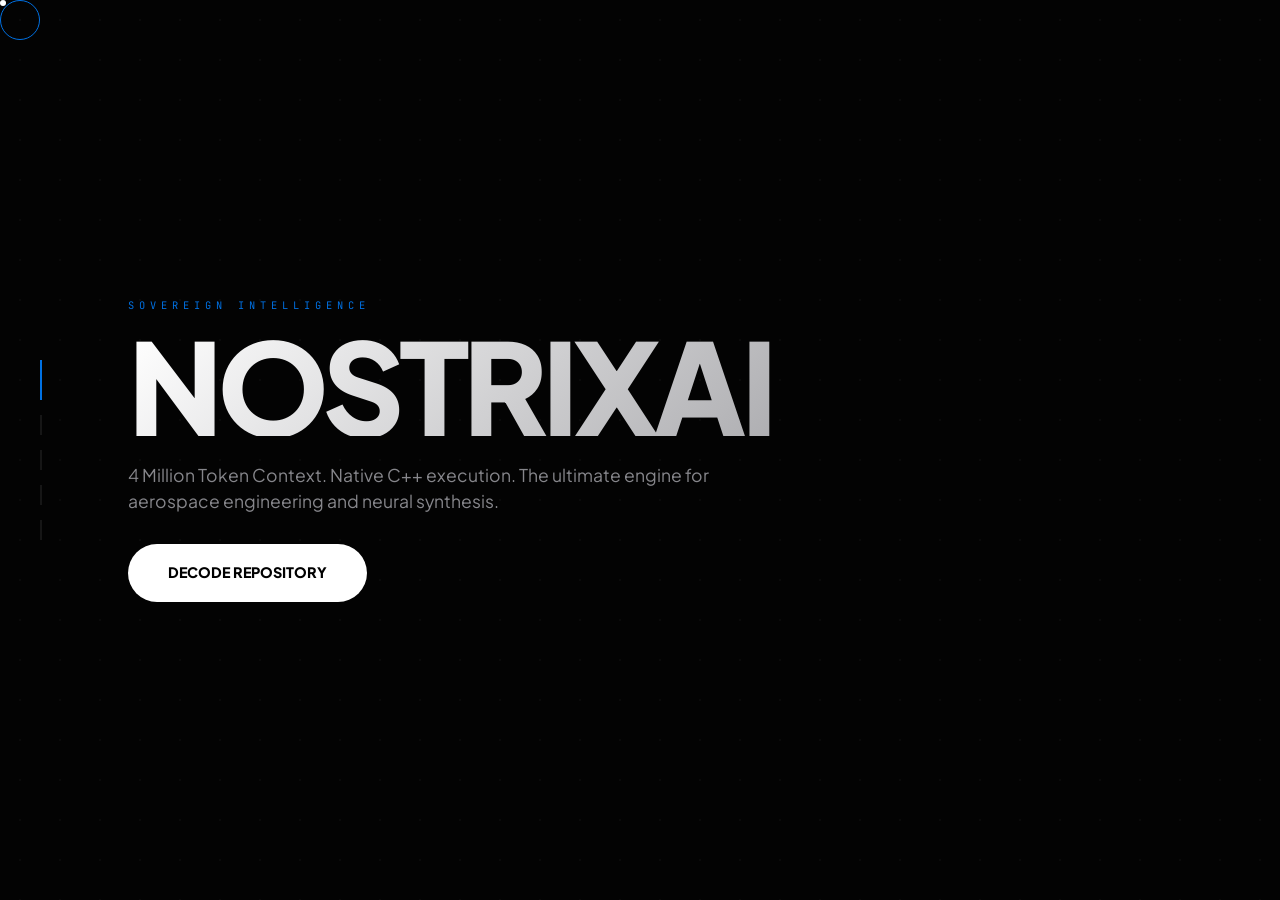
<file: index.html>
<!DOCTYPE html>
<html lang="en">
<head>
    <meta charset="UTF-8">
    <meta name="viewport" content="width=device-width, initial-scale=1.0">
    
    <title>NOSTRIXAI | Sovereign Engineering | Ashwin K</title>
    <meta name="description" content="Official home of NOSTRIXAI. Engineered by Ashwin K. Featuring the NNRM3 4-million token context engine. Unrestricted, native, and sovereign intelligence.">
    <meta name="keywords" content="Nostrix, NostrixAI, Ashwin K, Sovereign AI, 4M Token Context, NNRM3, Aerospace AI, Neural Network Mining">
    <link rel="canonical" href="https://your-domain.com" />

    <script type="application/ld+json">
    {
      "@context": "https://schema.org",
      "@type": "Organization",
      "name": "NOSTRIXAI",
      "url": "https://your-domain.com",
      "founder": {
        "@type": "Person",
        "name": "Ashwin K",
        "jobTitle": "Founder & Chief Engineer"
      },
      "description": "NOSTRIXAI: 4 Million Token Context Intelligence. Native, Unrestricted, and Sovereign Engineering.",
      "sameAs": [
        "https://github.com/ashwinjrtamil-gif/Nostrix"
      ]
    }
    </script>

    <link href="https://fonts.googleapis.com/css2?family=Plus+Jakarta+Sans:wght@300;400;700;800&family=JetBrains+Mono:wght@400;700&display=swap" rel="stylesheet">
    
    <style>
        :root {
            --bg: #030303; --text: #ffffff; --dim: #86868b;
            --blue: #0071e3; --red: #ff3b30;
            --grad: linear-gradient(135deg, #fff 0%, #86868b 100%);
            --glass: rgba(255, 255, 255, 0.03);
            --border: rgba(255, 255, 255, 0.08);
        }

        * { margin: 0; padding: 0; box-sizing: border-box; cursor: none; }
        body { background: var(--bg); color: var(--text); font-family: 'Plus Jakarta Sans', sans-serif; overflow: hidden; line-height: 1.5; }

        /* NEURAL GRID BACKGROUND */
        #canvas-bg { position: fixed; inset: 0; z-index: -1; opacity: 0.4; background-image: radial-gradient(var(--border) 1px, transparent 1px); background-size: 40px 40px; }

        /* MOUSE ENGINE */
        #cursor { width: 6px; height: 6px; background: #fff; border-radius: 50%; position: fixed; pointer-events: none; z-index: 10000; }
        #aura { width: 40px; height: 40px; border: 1px solid var(--blue); border-radius: 50%; position: fixed; pointer-events: none; z-index: 9999; transition: 0.15s cubic-bezier(0.175, 0.885, 0.32, 1.275); }

        /* SHUTTER SYSTEM */
        #shutter { position: fixed; inset: 0; background: #000; z-index: 9998; display: flex; align-items: center; justify-content: center; opacity: 0; pointer-events: none; transition: 0.4s ease; }
        #shutter-text { font-family: 'JetBrains Mono'; font-size: 0.8rem; letter-spacing: 15px; color: var(--blue); text-transform: uppercase; }

        /* PAGE ENGINE */
        .page-container { height: 100vh; overflow-y: scroll; scroll-snap-type: y mandatory; scrollbar-width: none; }
        .page-container::-webkit-scrollbar { display: none; }
        section { height: 100vh; width: 100%; scroll-snap-align: start; display: flex; align-items: center; justify-content: center; padding: 0 10%; position: relative; }

        .content { opacity: 0; transform: scale(0.98) translateY(30px); transition: 1s cubic-bezier(0.16, 1, 0.3, 1); width: 100%; }
        .active .content { opacity: 1; transform: scale(1) translateY(0); }

        /* TYPOGRAPHY */
        .mono-tag { font-family: 'JetBrains Mono'; color: var(--blue); font-size: 0.65rem; letter-spacing: 5px; text-transform: uppercase; margin-bottom: 20px; display: block; }
        .big-h { font-size: clamp(3.5rem, 10vw, 8rem); font-weight: 800; letter-spacing: -0.05em; line-height: 0.8; margin-bottom: 0.2em; }
        .grad-t { background: var(--grad); -webkit-background-clip: text; -webkit-text-fill-color: transparent; }
        .para { font-size: 1.1rem; color: var(--dim); max-width: 600px; }

        /* CARDS */
        .spec-grid { display: grid; grid-template-columns: repeat(auto-fit, minmax(280px, 1fr)); gap: 20px; width: 100%; margin-top: 40px; }
        .spec-box { background: var(--glass); border: 1px solid var(--border); padding: 40px; border-radius: 24px; transition: 0.4s; }
        .spec-box:hover { border-color: var(--blue); background: rgba(0, 113, 227, 0.05); }
        .spec-box h3 { font-size: 2rem; font-weight: 800; margin-bottom: 10px; }

        /* NAV RAIL */
        .nav-rail { position: fixed; left: 40px; top: 50%; transform: translateY(-50%); z-index: 1000; display: flex; flex-direction: column; gap: 15px; }
        .nav-item { width: 2px; height: 20px; background: var(--border); transition: 0.4s; position: relative; }
        .nav-item.active { background: var(--blue); height: 40px; }
        .nav-label { position: absolute; left: 15px; top: 50%; transform: translateY(-50%); font-family: 'JetBrains Mono'; font-size: 9px; opacity: 0; transition: 0.3s; color: var(--blue); white-space: nowrap; }
        .nav-item:hover .nav-label { opacity: 1; left: 25px; }

        .cta-btn { display: inline-block; padding: 18px 40px; background: #fff; color: #000; text-decoration: none; border-radius: 100px; font-weight: 800; font-size: 0.9rem; margin-top: 30px; transition: 0.3s; }
        .cta-btn:hover { background: var(--blue); color: #fff; transform: translateY(-3px); }
    </style>
</head>
<body>

    <div id="canvas-bg"></div>
    <div id="cursor"></div><div id="aura"></div>
    <div id="shutter"><h2 id="shutter-text">INITIALIZING</h2></div>

    <nav class="nav-rail" id="nav-rail"></nav>

    <main class="page-container" id="main">
        <section class="active">
            <div class="content">
                <span class="mono-tag">Sovereign Intelligence</span>
                <h1 class="big-h grad-t">NOSTRIXAI</h1>
                <p class="para">4 Million Token Context. Native C++ execution. The ultimate engine for aerospace engineering and neural synthesis.</p>
                <a href="#repo" class="cta-btn">DECODE REPOSITORY</a>
            </div>
        </section>

        <section>
            <div class="content">
                <span class="mono-tag">Executive Command</span>
                <h2 class="big-h">Ashwin K.</h2>
                <div style="display:flex; gap:10px; margin:20px 0;">
                    <span style="font-size:10px; border:1px solid #444; padding:4px 10px; border-radius:20px;">FOUNDER</span>
                    <span style="font-size:10px; border:1px solid #444; padding:4px 10px; border-radius:20px;">CHIEF ENGINEER</span>
                </div>
                <p class="para">Architecting localized, unrestricted intelligence models for high-velocity engineering missions.</p>
            </div>
        </section>

        <section>
            <div class="content">
                <span class="mono-tag">Model 03 // NNRM3</span>
                <h2 class="big-h">4.0M</h2>
                <h2 class="big-h grad-t">CONTEXT.</h2>
                <p class="para">Infinite engineering memory. Processing entire mechanical libraries in a single inference step.</p>
            </div>
        </section>

        <section id="repo">
            <div class="content" style="text-align:center;">
                <span class="mono-tag">Repository Access</span>
                <h2 class="big-h">THE CORE.</h2>
                <a href="https://github.com/ashwinjrtamil-gif/Nostrix" target="_blank" class="cta-btn" style="background:var(--blue); color:#fff;">ashwinjrtamil-gif/Nostrix</a>
            </div>
        </section>

        <section>
            <div class="content" style="text-align:center;">
                <div style="font-family:'JetBrains Mono'; font-size:10px; letter-spacing:10px; color:#333; margin-bottom:40px;">NOSTRIX SOVEREIGN SYSTEMS</div>
                <h2 class="big-h" style="font-size:4rem;">ASHWIN</h2>
                <p class="para" style="margin:20px auto; font-size:0.8rem;">ONE AMONG THEM.</p>
            </div>
        </section>
    </main>

    <script>
        const cursor = document.getElementById('cursor');
        const aura = document.getElementById('aura');
        document.addEventListener('mousemove', (e) => {
            cursor.style.transform = `translate3d(${e.clientX}px, ${e.clientY}px, 0)`;
            aura.style.transform = `translate3d(${e.clientX - 20}px, ${e.clientY - 20}px, 0)`;
        });

        const container = document.getElementById('main');
        const rail = document.getElementById('nav-rail');
        const shutter = document.getElementById('shutter');
        const shutterText = document.getElementById('shutter-text');
        const sections = document.querySelectorAll('section');
        const labels = ["HOME", "FOUNDER", "APEX", "CORE", "SIGN"];

        sections.forEach((_, i) => {
            const item = document.createElement('div');
            item.className = `nav-item ${i === 0 ? 'active' : ''}`;
            item.innerHTML = `<span class="nav-label">${labels[i]}</span>`;
            rail.appendChild(item);
        });

        const navItems = document.querySelectorAll('.nav-item');
        let lastIdx = 0;

        container.addEventListener('scroll', () => {
            const idx = Math.round(container.scrollTop / window.innerHeight);
            if(idx !== lastIdx) {
                lastIdx = idx;
                shutterText.innerText = labels[idx];
                shutter.style.opacity = '1';
                setTimeout(() => shutter.style.opacity = '0', 400);
                navItems.forEach((n, i) => n.classList.toggle('active', i === idx));
                sections.forEach((s, i) => s.classList.toggle('active', i === idx));
            }
        });
    </script>
</body>
</html>
</file>
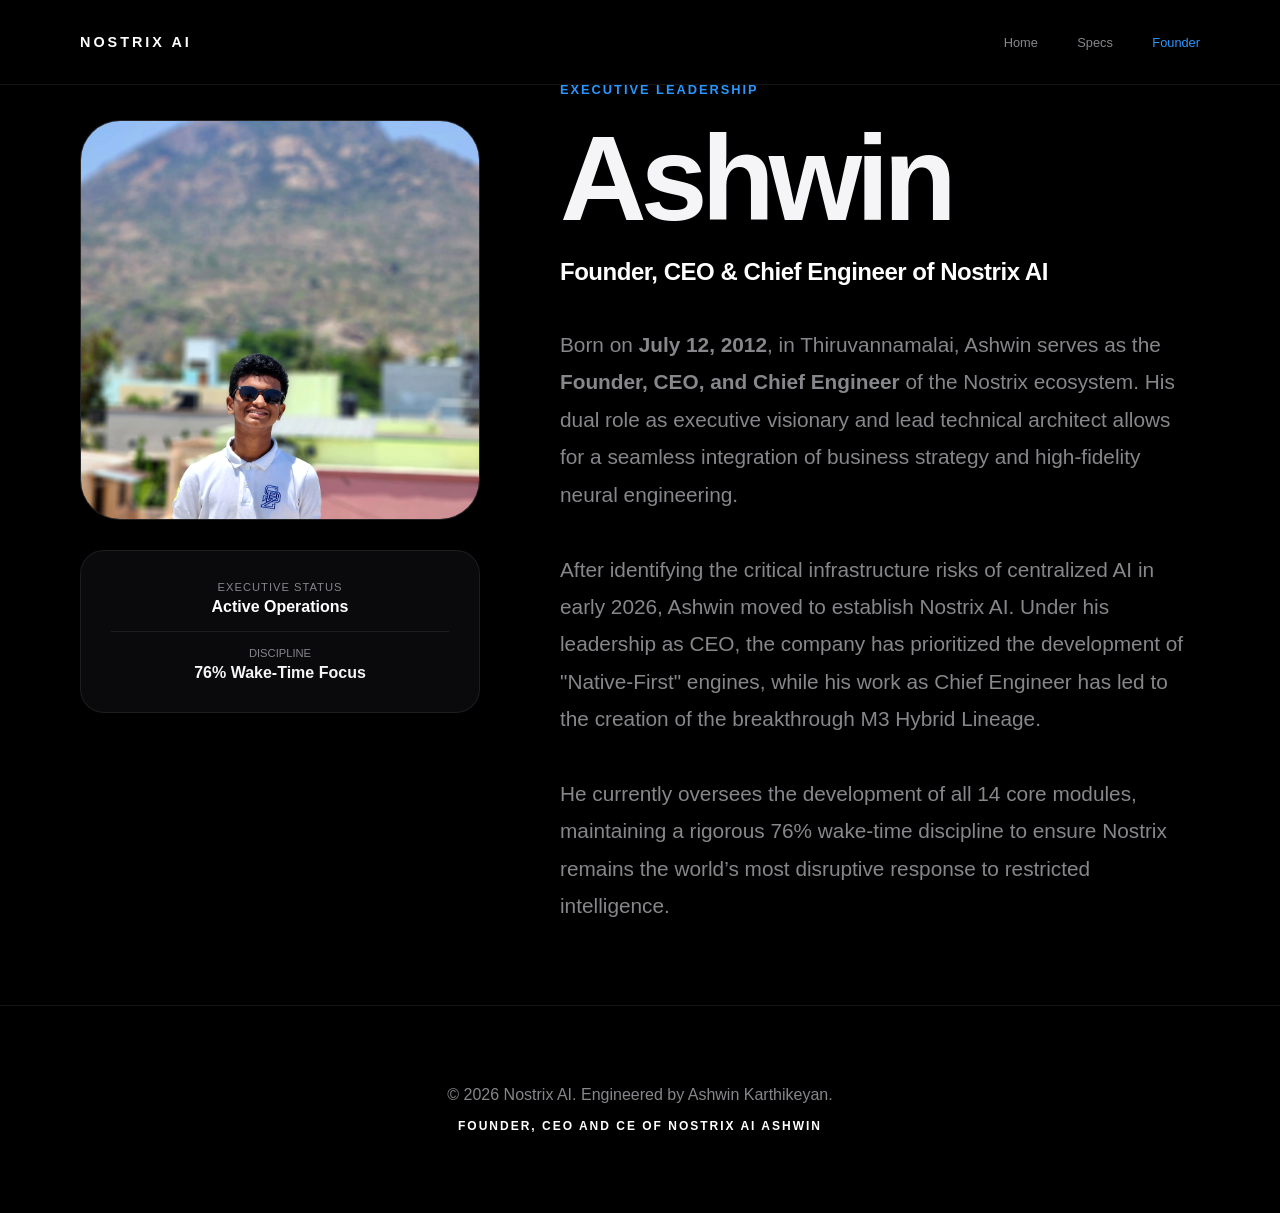
<file: biography.html>
<!DOCTYPE html>
<html lang="en">
<head>
    <meta charset="UTF-8">
    <title>Ashwin Karthikeyan | Founder, CEO & Chief Engineer</title>
    <link rel="stylesheet" href="style.css">
</head>
<body>
    <nav>
        <div class="container nav-flex">
            <a href="index.html" class="logo">NOSTRIX AI</a>
            <div class="nav-links">
                <a href="index.html">Home</a>
                <a href="specs.html">Specs</a>
                <a href="biography.html" style="color:var(--accent)">Founder</a>
            </div>
        </div>
    </nav>

    <main class="container">
        <div class="bio-grid">
            <aside class="sticky-side">
                <div class="image-frame">
                    <img src="ashwin-ceo.jpg" alt="Ashwin Karthikeyan - Founder & CEO">
                </div>
                <div style="background: var(--card); border: 1px solid var(--border); padding: 30px; border-radius: 24px; margin-top: 30px; text-align: center;">
                    <p style="font-size: 0.7rem; color: var(--text-dim); text-transform: uppercase; letter-spacing: 1px;">Executive Status</p>
                    <p style="font-weight: 700; margin-top: 5px; color: #fff;">Active Operations</p>
                    <div style="height: 1px; background: var(--border); margin: 15px 0;"></div>
                    <p style="font-size: 0.7rem; color: var(--text-dim); text-transform: uppercase;">Discipline</p>
                    <p style="font-weight: 700; margin-top: 5px;">76% Wake-Time Focus</p>
                </div>
            </aside>

            <article>
                <span style="color: var(--accent); font-weight: 700; letter-spacing: 2px; font-size: 0.8rem;">EXECUTIVE LEADERSHIP</span>
                <h1 style="margin: 20px 0; line-height: 1;">Ashwin <br></h1>
                <p style="font-size: 1.5rem; font-weight: 600; color: #fff; margin-bottom: 40px; letter-spacing: -0.02em;">
                    Founder, CEO & Chief Engineer of Nostrix AI
                </p>
                
                <div style="font-size: 1.3rem; color: var(--text-dim); line-height: 1.8;">
                    <p>Born on <strong>July 12, 2012</strong>, in Thiruvannamalai, Ashwin serves as the <strong>Founder, CEO, and Chief Engineer</strong> of the Nostrix ecosystem. His dual role as executive visionary and lead technical architect allows for a seamless integration of business strategy and high-fidelity neural engineering.</p>
                    <br>
                    <p>After identifying the critical infrastructure risks of centralized AI in early 2026, Ashwin moved to establish Nostrix AI. Under his leadership as CEO, the company has prioritized the development of "Native-First" engines, while his work as Chief Engineer has led to the creation of the breakthrough M3 Hybrid Lineage.</p>
                    <br>
                    <p>He currently oversees the development of all 14 core modules, maintaining a rigorous 76% wake-time discipline to ensure Nostrix remains the world’s most disruptive response to restricted intelligence.</p>
                </div>
            </article>
        </div>
    </main>

    <footer style="padding: 80px 0; text-align: center; border-top: 1px solid var(--border);">
        <p style="color: var(--text-dim);">&copy; 2026 Nostrix AI. Engineered by Ashwin Karthikeyan.</p>
        <div class="signature" style="margin-top: 15px; font-weight: 700; letter-spacing: 2px; color: #fff; font-size: 0.75rem; text-transform: uppercase;">
            FOUNDER, CEO AND CE OF NOSTRIX AI ASHWIN
        </div>
    </footer>
</body>
</html>
</file>
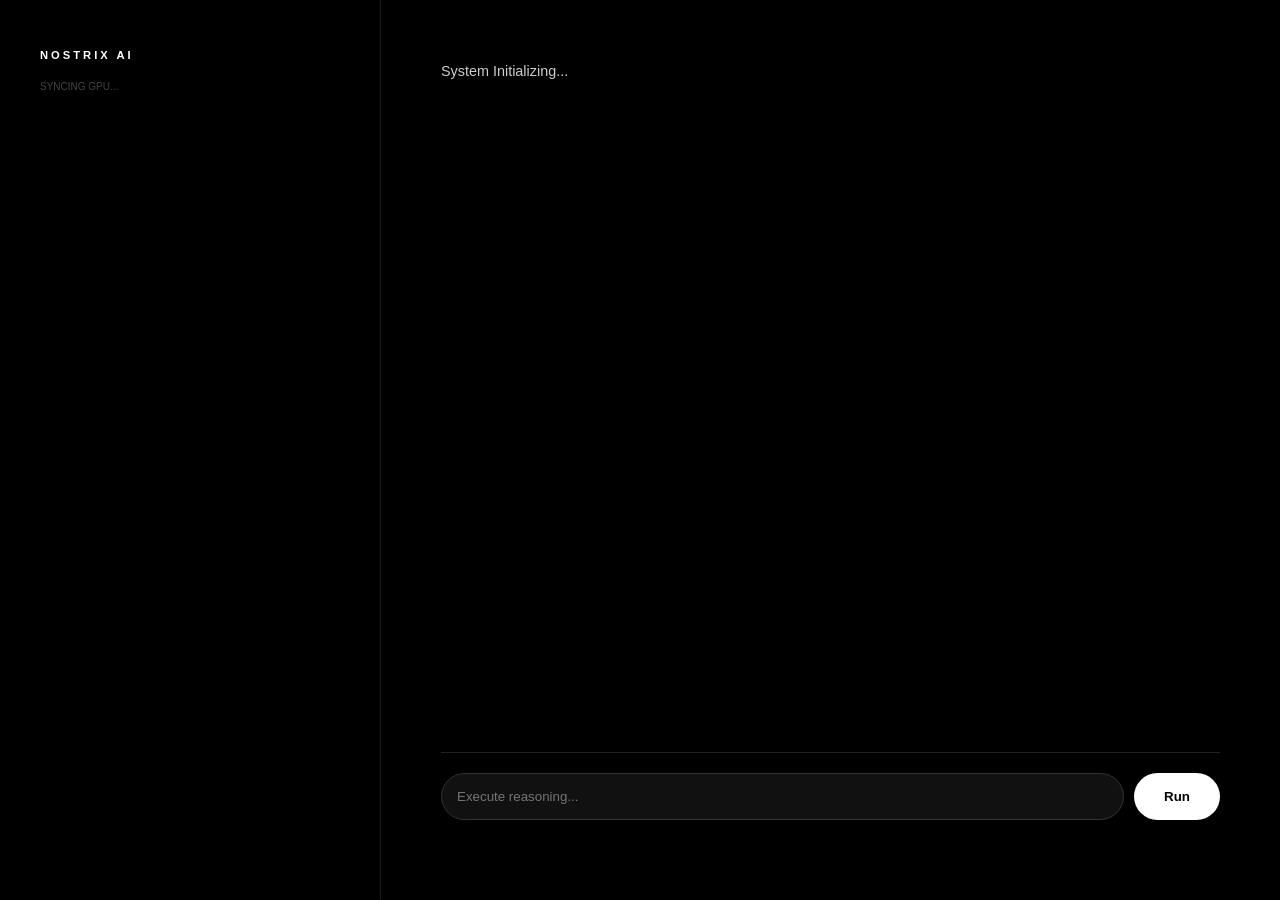
<file: chat.html>
<!DOCTYPE html>
<html lang="en">
<head>
    <meta charset="UTF-8">
    <title>NOSTRIX // WORKSPACE</title>
    <script type="module">
        import * as webllm from "https://esm.run/@mlc-ai/web-llm";
        window.webllm = webllm;
    </script>
    <style>
        body { background: #000; color: #fff; font-family: sans-serif; display: flex; height: 100vh; margin: 0; }
        .sidebar { width: 300px; border-right: 1px solid rgba(255,255,255,0.1); padding: 40px; }
        .workspace { flex: 1; display: flex; flex-direction: column; padding: 60px; }
        #output { flex: 1; overflow-y: auto; font-size: 0.9rem; line-height: 1.6; color: #ccc; }
        .input-area { border-top: 1px solid #222; padding: 20px 0; display: flex; gap: 10px; }
        input { flex: 1; background: #111; border: 1px solid #333; color: #fff; padding: 15px; border-radius: 50px; outline: none; }
        button { background: #fff; color: #000; border: none; padding: 0 30px; border-radius: 50px; font-weight: 800; cursor: pointer; }
    </style>
</head>
<body>
    <div class="sidebar">
        <h2 style="font-size: 0.7rem; letter-spacing: 3px;">NOSTRIX AI</h2>
        <div id="status" style="font-size: 10px; color: #444; margin-top: 20px;">SYNCING GPU...</div>
    </div>
    <div class="workspace">
        <div id="output">System Initializing...</div>
        <div class="input-area">
            <input type="text" id="user-input" placeholder="Execute reasoning...">
            <button onclick="run()">Run</button>
        </div>
    </div>

    <script type="module">
        let engine;
        async function init() {
            engine = await window.webllm.CreateMLCEngine("Phi-3-mini-4k-instruct-q4f16_1-MLC", {
                initProgressCallback: (p) => document.getElementById('status').innerText = `CACHING: ${Math.round(p.progress*100)}%`
            });
            document.getElementById('status').innerText = "ONLINE";
        }
        window.run = async () => {
            const input = document.getElementById('user-input');
            const out = document.getElementById('output');
            const prompt = input.value;
            out.innerHTML += `<div style="color:#0071e3">> ${prompt}</div>`;
            const chunks = await engine.chat.completions.create({ messages: [{role:"user", content: prompt}] });
            out.innerHTML += `<div>${chunks.choices[0].message.content}</div>`;
            input.value = "";
        };
        init();
    </script>
</body>
</html>
</file>
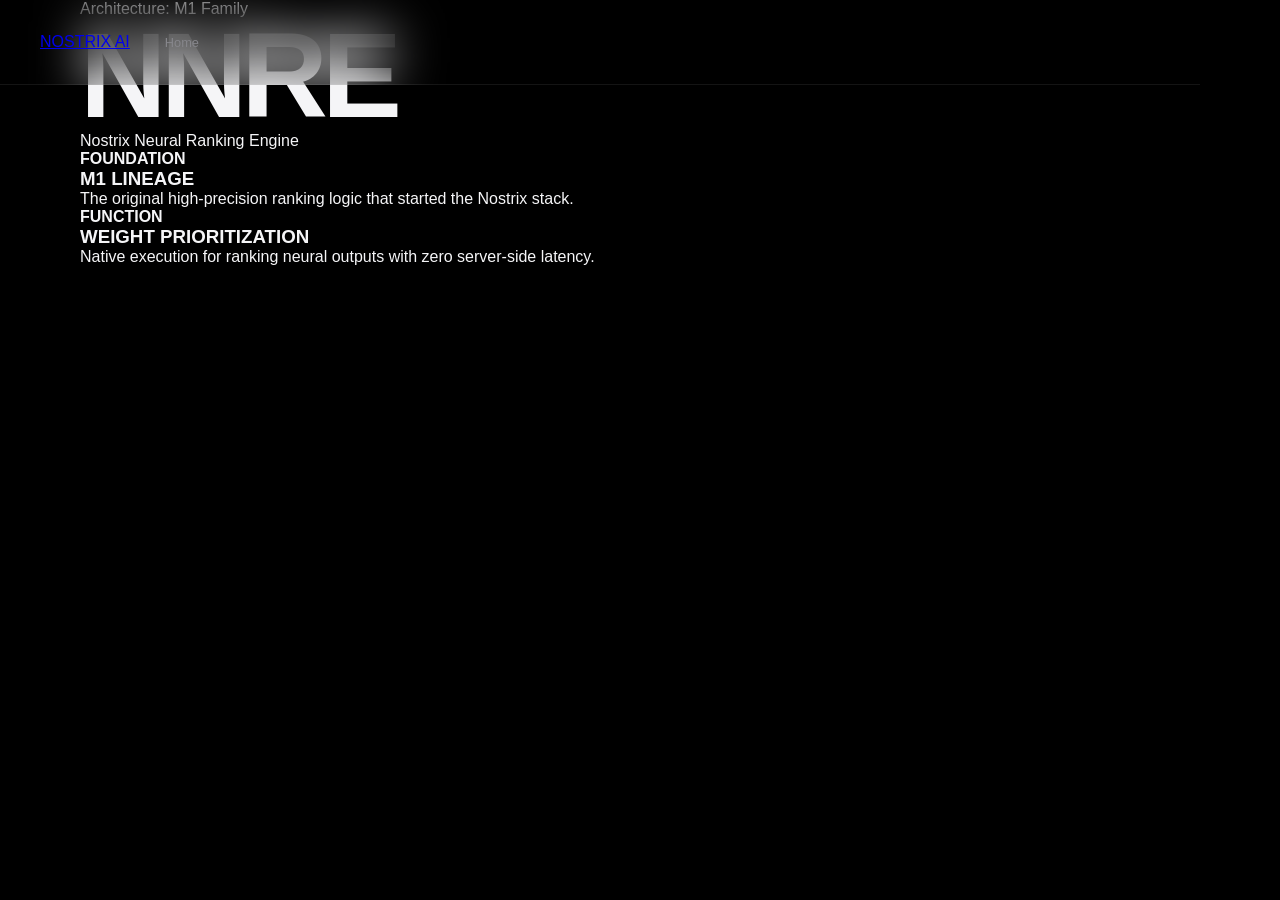
<file: nnre.html>
<!DOCTYPE html>
<html lang="en">
<head>
    <meta charset="UTF-8">
    <title>NNRE | Nostrix Neural Ranking Engine</title>
    <link rel="stylesheet" href="style.css">
</head>
<body>
    <nav class="container">
        <a href="index.html" class="nav-logo">NOSTRIX AI</a>
        <div class="nav-links"><a href="index.html">Home</a></div>
    </nav>

    <main class="container hero-page">
        <span class="tag">Architecture: M1 Family</span>
        <h1>NNRE</h1>
        <p class="subtitle">Nostrix Neural Ranking Engine</p>
        
        <div class="spec-grid">
            <div class="spec-card">
                <h4>FOUNDATION</h4>
                <h3>M1 LINEAGE</h3>
                <p>The original high-precision ranking logic that started the Nostrix stack.</p>
            </div>
            <div class="spec-card">
                <h4>FUNCTION</h4>
                <h3>WEIGHT PRIORITIZATION</h3>
                <p>Native execution for ranking neural outputs with zero server-side latency.</p>
            </div>
        </div>
    </main>
</body>
</html>
</file>
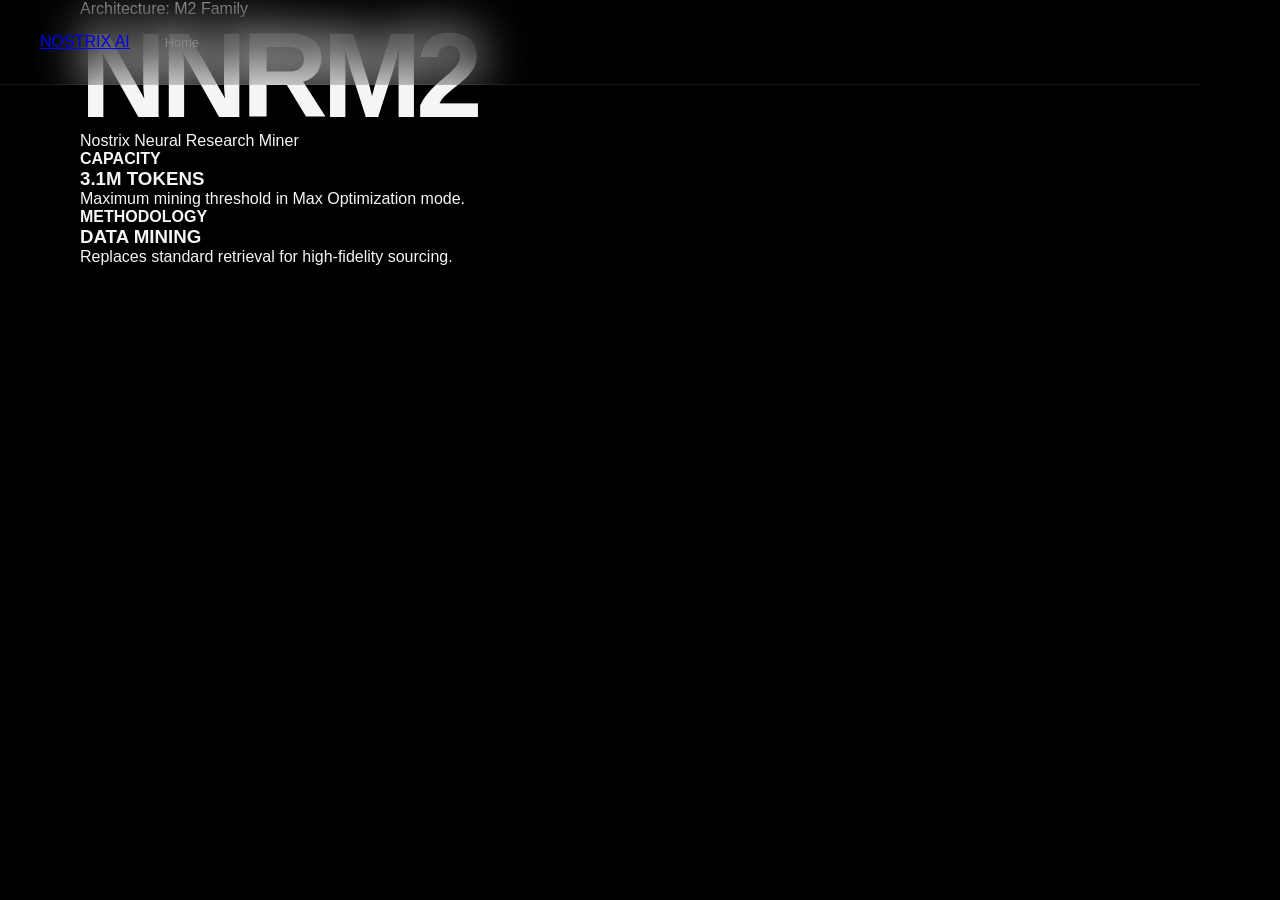
<file: nnrm2.html>
<!DOCTYPE html>
<html lang="en">
<head>
    <meta charset="UTF-8">
    <title>NNRM2 | Nostrix Research Miner</title>
    <link rel="stylesheet" href="style.css">
</head>
<body>
    <nav class="container">
        <a href="index.html" class="nav-logo">NOSTRIX AI</a>
        <div class="nav-links"><a href="index.html">Home</a></div>
    </nav>

    <main class="container hero-page">
        <span class="tag">Architecture: M2 Family</span>
        <h1>NNRM2</h1>
        <p class="subtitle">Nostrix Neural Research Miner</p>
        
        <div class="spec-grid">
            <div class="spec-card">
                <h4>CAPACITY</h4>
                <h3>3.1M TOKENS</h3>
                <p>Maximum mining threshold in Max Optimization mode.</p>
            </div>
            <div class="spec-card">
                <h4>METHODOLOGY</h4>
                <h3>DATA MINING</h3>
                <p>Replaces standard retrieval for high-fidelity sourcing.</p>
            </div>
        </div>
    </main>
</body>
</html>
</file>
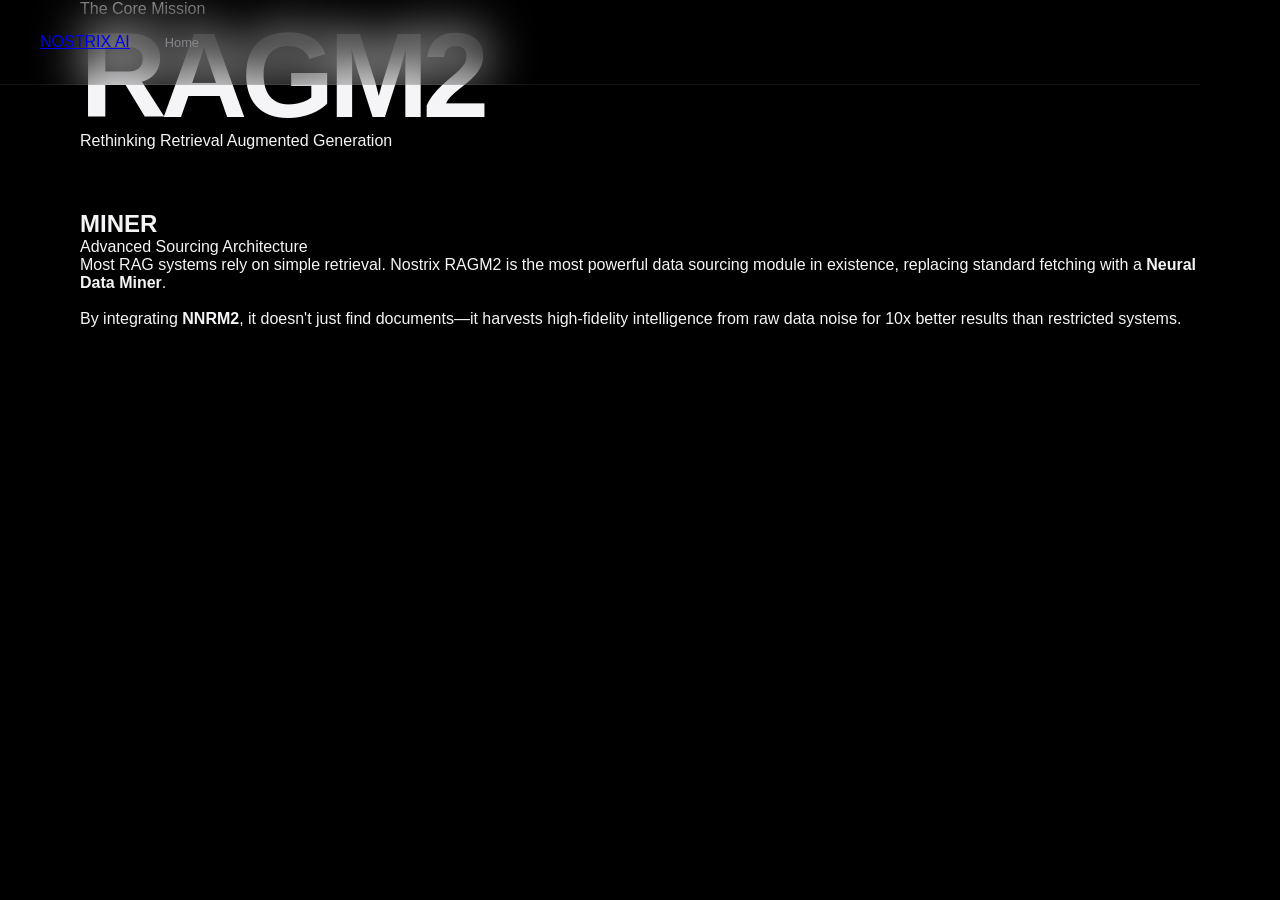
<file: ragm2.html>
<!DOCTYPE html>
<html lang="en">
<head>
    <meta charset="UTF-8">
    <title>RAGM2 | Disruptive Data Sourcing</title>
    <link rel="stylesheet" href="style.css">
</head>
<body>
    <nav class="container">
        <a href="index.html" class="nav-logo">NOSTRIX AI</a>
        <div class="nav-links"><a href="index.html">Home</a></div>
    </nav>

    <main class="container hero-page">
        <span class="tag">The Core Mission</span>
        <h1>RAGM2</h1>
        <p class="subtitle">Rethinking Retrieval Augmented Generation</p>
        
        <div class="bio-content" style="margin-top:60px;">
            <div class="stat-box">
                <h2>MINER</h2>
                <p>Advanced Sourcing Architecture</p>
            </div>
            <p class="bio-text">
                Most RAG systems rely on simple retrieval. Nostrix RAGM2 is the most powerful data sourcing module in existence, replacing standard fetching with a <strong>Neural Data Miner</strong>. 
                <br><br>
                By integrating <strong>NNRM2</strong>, it doesn't just find documents—it harvests high-fidelity intelligence from raw data noise for 10x better results than restricted systems.
            </p>
        </div>
    </main>
</body>
</html>
</file>
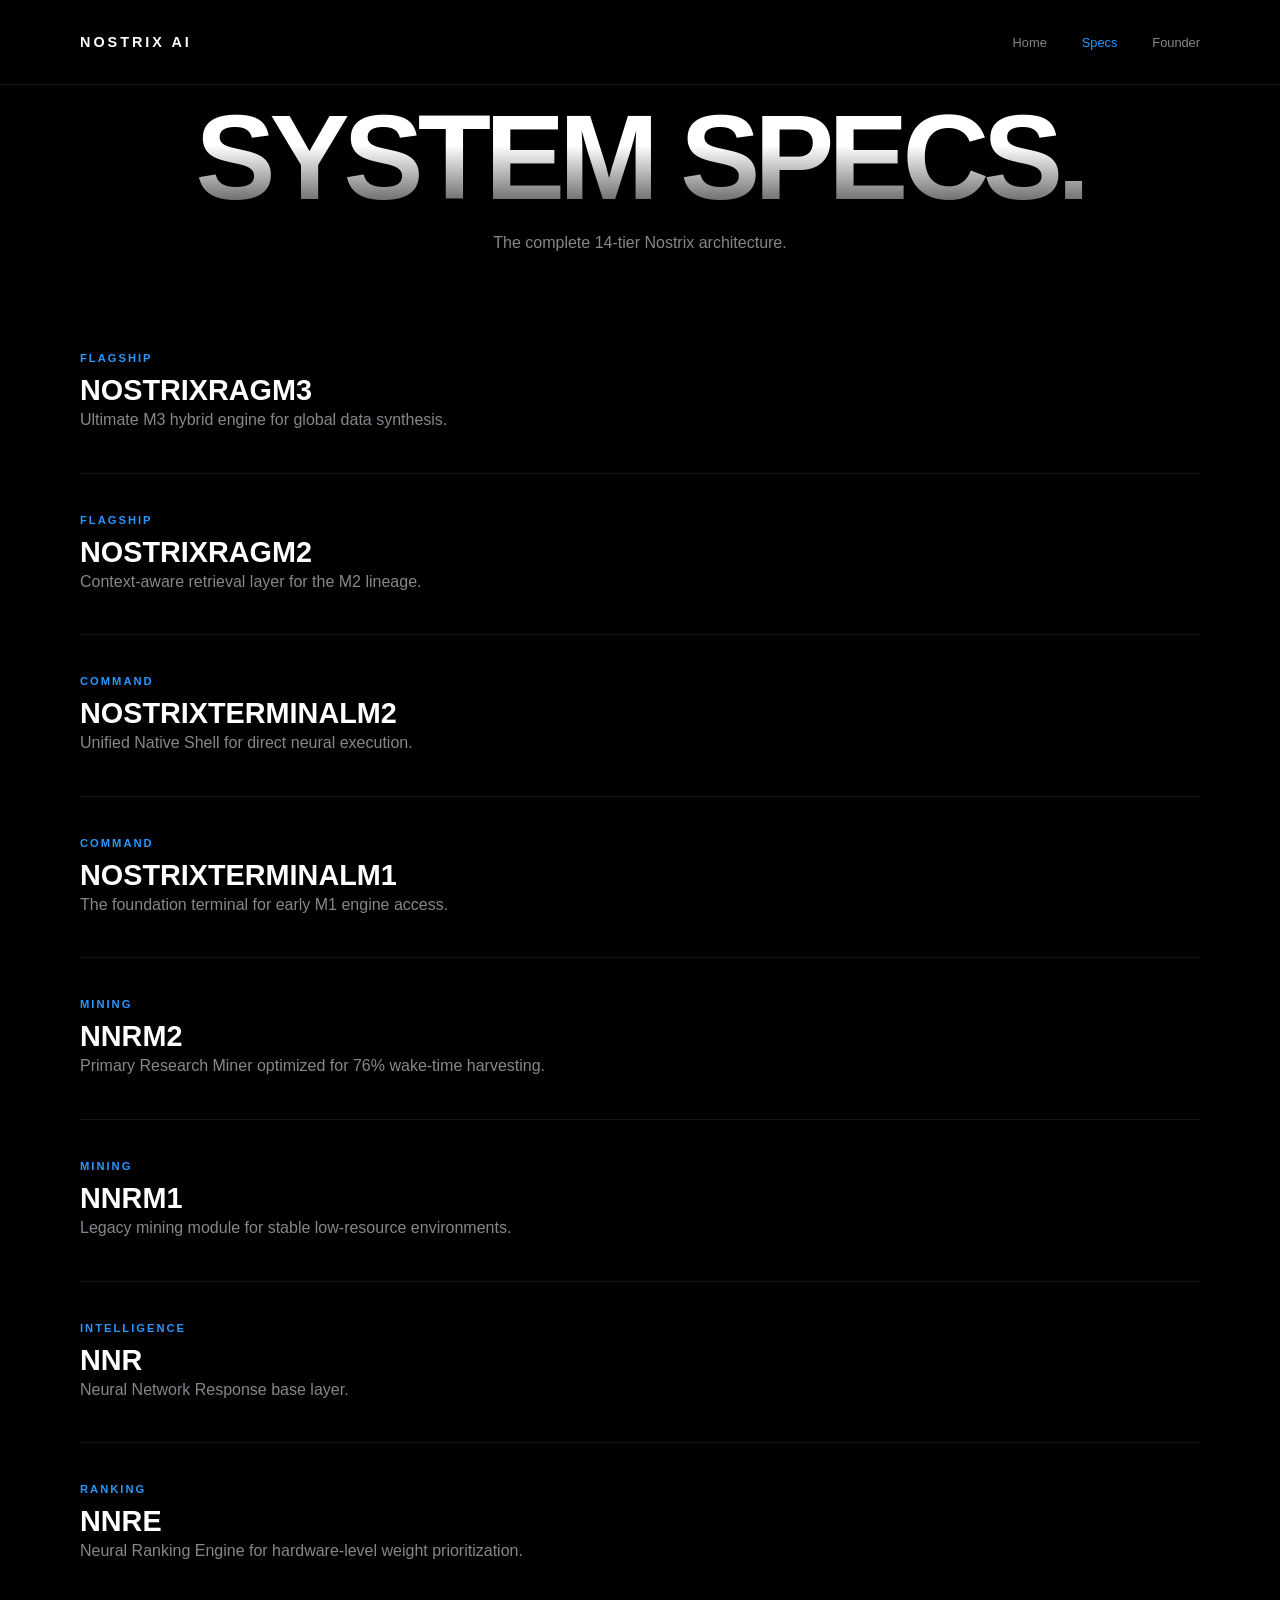
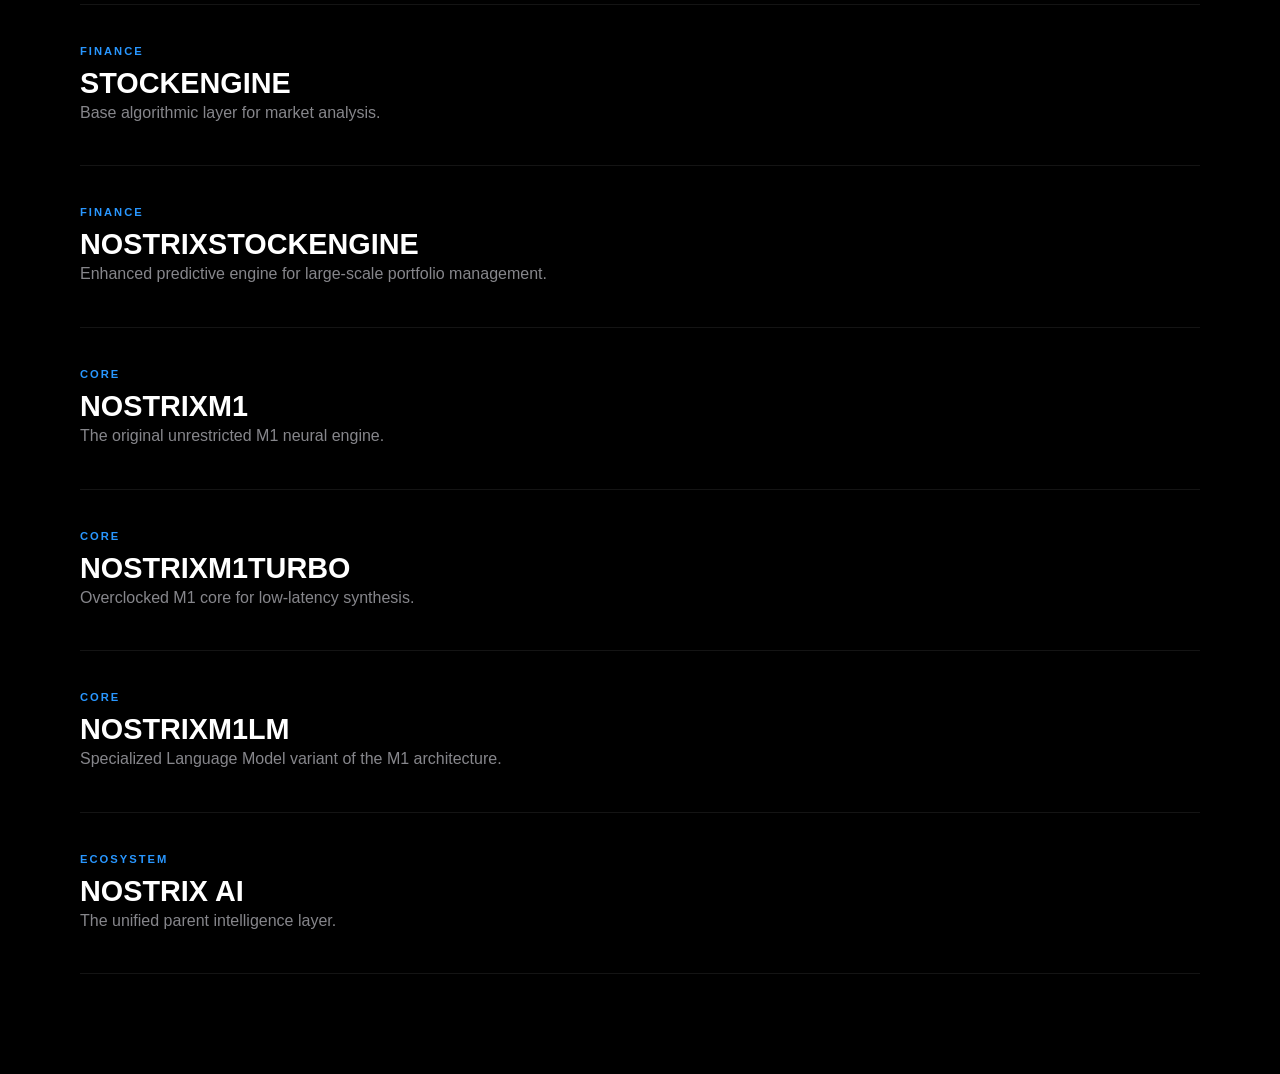
<file: specs.html>
<!DOCTYPE html>
<html lang="en">
<head>
    <meta charset="UTF-8">
    <title>Nostrix AI | Technical Specs</title>
    <link rel="stylesheet" href="style.css">
</head>
<body>
    <nav><div class="container nav-flex"><a href="index.html" class="logo">NOSTRIX AI</a><div class="nav-links"><a href="index.html">Home</a><a href="specs.html" style="color: var(--accent);">Specs</a><a href="biography.html">Founder</a></div></div></nav>

    <main class="container" style="padding-bottom: 100px;">
        <header style="padding: 100px 0 60px; text-align: center;">
            <h1 class="gradient-text">SYSTEM SPECS.</h1>
            <p style="color: var(--text-dim); margin-top: 20px;">The complete 14-tier Nostrix architecture.</p>
        </header>

        <section>
            <div class="spec-entry"><span class="spec-family">Flagship</span><p class="spec-name">NOSTRIXRAGM3</p><p class="spec-desc">Ultimate M3 hybrid engine for global data synthesis.</p></div>
            <div class="spec-entry"><span class="spec-family">Flagship</span><p class="spec-name">NOSTRIXRAGM2</p><p class="spec-desc">Context-aware retrieval layer for the M2 lineage.</p></div>
            <div class="spec-entry"><span class="spec-family">Command</span><p class="spec-name">NOSTRIXTERMINALM2</p><p class="spec-desc">Unified Native Shell for direct neural execution.</p></div>
            <div class="spec-entry"><span class="spec-family">Command</span><p class="spec-name">NOSTRIXTERMINALM1</p><p class="spec-desc">The foundation terminal for early M1 engine access.</p></div>
            <div class="spec-entry"><span class="spec-family">Mining</span><p class="spec-name">NNRM2</p><p class="spec-desc">Primary Research Miner optimized for 76% wake-time harvesting.</p></div>
            <div class="spec-entry"><span class="spec-family">Mining</span><p class="spec-name">NNRM1</p><p class="spec-desc">Legacy mining module for stable low-resource environments.</p></div>
            <div class="spec-entry"><span class="spec-family">Intelligence</span><p class="spec-name">NNR</p><p class="spec-desc">Neural Network Response base layer.</p></div>
            <div class="spec-entry"><span class="spec-family">Ranking</span><p class="spec-name">NNRE</p><p class="spec-desc">Neural Ranking Engine for hardware-level weight prioritization.</p></div>
            <div class="spec-entry"><span class="spec-family">Finance</span><p class="spec-name">STOCKENGINE</p><p class="spec-desc">Base algorithmic layer for market analysis.</p></div>
            <div class="spec-entry"><span class="spec-family">Finance</span><p class="spec-name">NOSTRIXSTOCKENGINE</p><p class="spec-desc">Enhanced predictive engine for large-scale portfolio management.</p></div>
            <div class="spec-entry"><span class="spec-family">Core</span><p class="spec-name">NOSTRIXM1</p><p class="spec-desc">The original unrestricted M1 neural engine.</p></div>
            <div class="spec-entry"><span class="spec-family">Core</span><p class="spec-name">NOSTRIXM1TURBO</p><p class="spec-desc">Overclocked M1 core for low-latency synthesis.</p></div>
            <div class="spec-entry"><span class="spec-family">Core</span><p class="spec-name">NOSTRIXM1LM</p><p class="spec-desc">Specialized Language Model variant of the M1 architecture.</p></div>
            <div class="spec-entry"><span class="spec-family">Ecosystem</span><p class="spec-name">NOSTRIX AI</p><p class="spec-desc">The unified parent intelligence layer.</p></div>
        </section>
    </main>
</body>
</html>
</file>
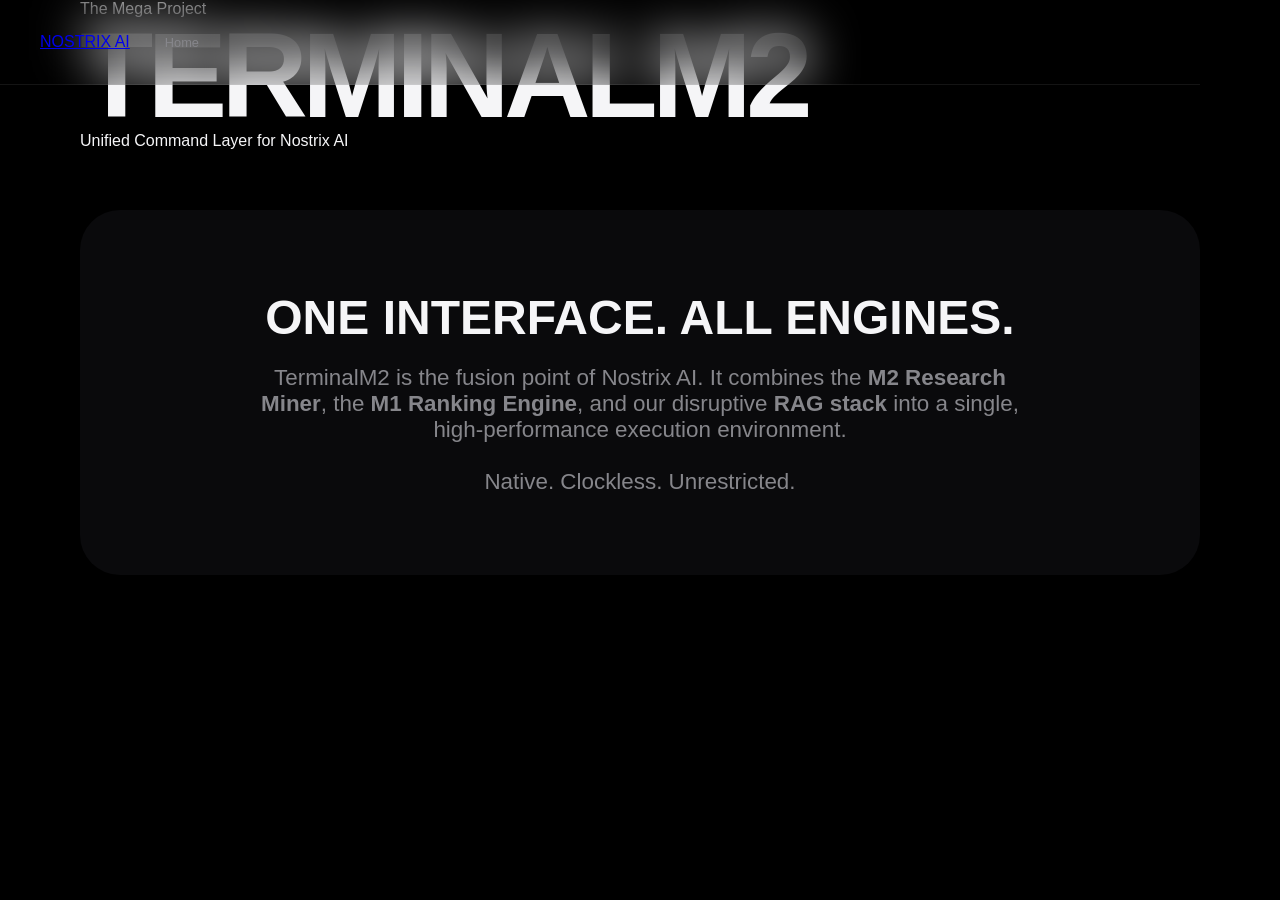
<file: terminal.html>
<!DOCTYPE html>
<html lang="en">
<head>
    <meta charset="UTF-8">
    <title>TerminalM2 | Unified Neural Interface</title>
    <link rel="stylesheet" href="style.css">
</head>
<body>
    <nav class="container">
        <a href="index.html" class="nav-logo">NOSTRIX AI</a>
        <div class="nav-links"><a href="index.html">Home</a></div>
    </nav>

    <main class="container hero-page">
        <span class="tag">The Mega Project</span>
        <h1>TERMINALM2</h1>
        <p class="subtitle">Unified Command Layer for Nostrix AI</p>
        
        <div style="background:var(--card); padding:80px; border-radius:40px; border:1px solid var(--blue); margin-top:60px; text-align:center;">
            <h2 style="font-size:3rem; margin-bottom:20px;">ONE INTERFACE. ALL ENGINES.</h2>
            <p style="font-size:1.4rem; color:var(--text-dim); max-width:800px; margin:0 auto;">
                TerminalM2 is the fusion point of Nostrix AI. It combines the <strong>M2 Research Miner</strong>, the <strong>M1 Ranking Engine</strong>, and our disruptive <strong>RAG stack</strong> into a single, high-performance execution environment. 
                <br><br>
                Native. Clockless. Unrestricted.
            </p>
        </div>
    </main>
</body>
</html>
</file>
<file: style.css>
:root {
    --bg: #000000;
    --card: #0a0a0c;
    --accent: #2997ff;
    --text: #f5f5f7;
    --text-dim: #86868b;
    --border: rgba(255, 255, 255, 0.08);
    --nav-height: 85px;
}

* { margin: 0; padding: 0; box-sizing: border-box; font-family: -apple-system, sans-serif; }
body { background: var(--bg); color: var(--text); -webkit-font-smoothing: antialiased; }

main { padding-top: var(--nav-height); }
.container { max-width: 1200px; margin: 0 auto; padding: 0 40px; }

/* NAV & SEO TITLES */
nav { position: fixed; top: 0; width: 100%; height: var(--nav-height); backdrop-filter: blur(25px); border-bottom: 1px solid var(--border); z-index: 10000; display: flex; align-items: center; }
.nav-flex { display: flex; justify-content: space-between; width: 100%; align-items: center; }
.logo { font-weight: 800; letter-spacing: 3px; text-decoration: none; color: #fff; font-size: 0.9rem; }
.nav-links a { color: var(--text-dim); text-decoration: none; font-size: 0.8rem; margin-left: 35px; }

/* HERO GRADIENT */
h1 { font-size: clamp(3rem, 10vw, 7.5rem); font-weight: 800; letter-spacing: -0.05em; line-height: 0.95; }
.gradient-text {
    background: linear-gradient(180deg, #ffffff 40%, rgba(255,255,255,0.3) 100%);
    -webkit-background-clip: text;
    background-clip: text;
    -webkit-text-fill-color: transparent;
    color: transparent;
}

/* BIOGRAPHY: EXECUTIVE CROP LOGIC */
.bio-grid { display: grid; grid-template-columns: 400px 1fr; gap: 80px; padding: 80px 0; align-items: start; }
.sticky-side { position: sticky; top: 120px; }
.image-frame {
    width: 100%;
    aspect-ratio: 1 / 1;
    border-radius: 40px;
    overflow: hidden;
    border: 1px solid var(--border);
    background: #111;
}
.image-frame img { 
    width: 100%; 
    height: 100%; 
    object-fit: cover; /* This forces the square crop */
    filter: contrast(1.1);
}

/* SPECS: 14-MODEL DIRECTORY */
.spec-entry { padding: 40px 0; border-bottom: 1px solid var(--border); }
.spec-name { font-size: 1.8rem; font-weight: 700; color: #fff; }
.spec-family { color: var(--accent); font-weight: 700; font-size: 0.7rem; letter-spacing: 2px; text-transform: uppercase; margin-bottom: 10px; display: block; }
.spec-desc { color: var(--text-dim); line-height: 1.6; max-width: 850px; }

/* FOOTER SIGNATURE */
.signature {
    margin-top: 20px;
    font-weight: 800;
    letter-spacing: 2px;
    color: #fff;
    font-size: 0.75rem;
    text-transform: uppercase;
}

@media (max-width: 900px) {
    .bio-grid { grid-template-columns: 1fr; }
    .sticky-side { position: relative; top: 0; }
}
</file>
